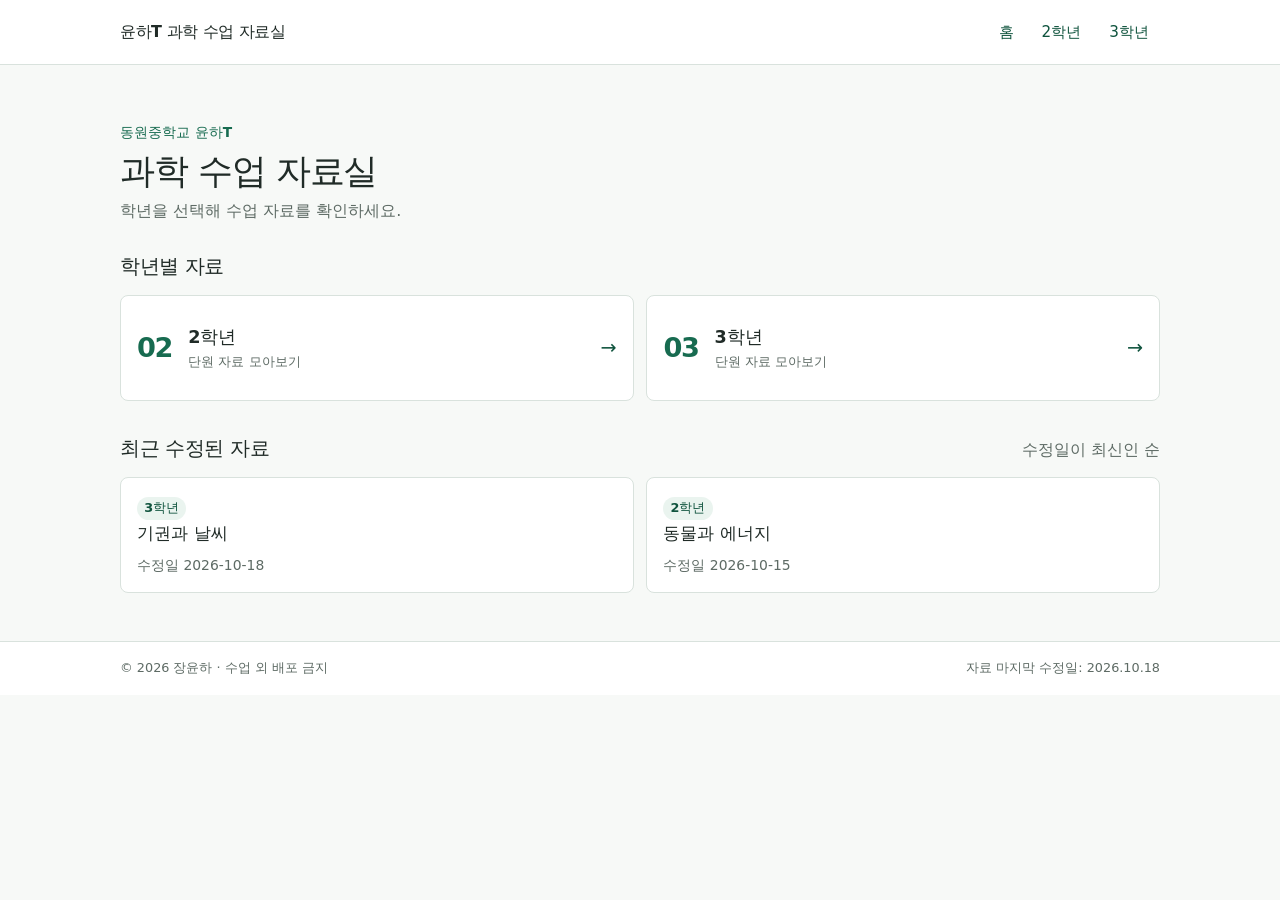
<file: index.html>
<!doctype html>
<html lang="ko">
<head>
  <meta charset="utf-8">
  <meta name="viewport" content="width=device-width, initial-scale=1">
  <meta name="robots" content="noindex, nofollow, noarchive">
  <meta name="description" content="동원중학교 과학 수업 자료실">
  <title>과학 자료실</title>
  <link rel="stylesheet" href="assets/css/site.css">
  <script src="assets/js/app.js" defer></script>
</head>
<body>
  <div id="site-header"></div>
  <main class="container">
    <section class="hero">
      <p class="eyebrow">동원중학교 윤하T</p>
      <h1>과학 수업 자료실</h1>
      <p>학년을 선택해 수업 자료를 확인하세요.</p>
    </section>
    <section aria-labelledby="grades-title">
      <div class="section-heading"><h2 id="grades-title">학년별 자료</h2></div>
      <div class="grade-grid">
        <a class="grade-card" href="grade.html?g=2"><span class="grade-number">02</span><span><strong>2학년</strong><small>단원 자료 모아보기</small></span><span class="arrow" aria-hidden="true">→</span></a>
        <a class="grade-card" href="grade.html?g=3"><span class="grade-number">03</span><span><strong>3학년</strong><small>단원 자료 모아보기</small></span><span class="arrow" aria-hidden="true">→</span></a>
      </div>
    </section>
    <section class="content-section" aria-labelledby="recent-title">
      <div class="section-heading"><h2 id="recent-title">최근 수정된 자료</h2><span class="muted">수정일이 최신인 순</span></div>
      <div id="recent-units" class="unit-grid" aria-live="polite"></div>
    </section>
  </main>
  <div id="site-footer"></div>
</body>
</html>
</file>
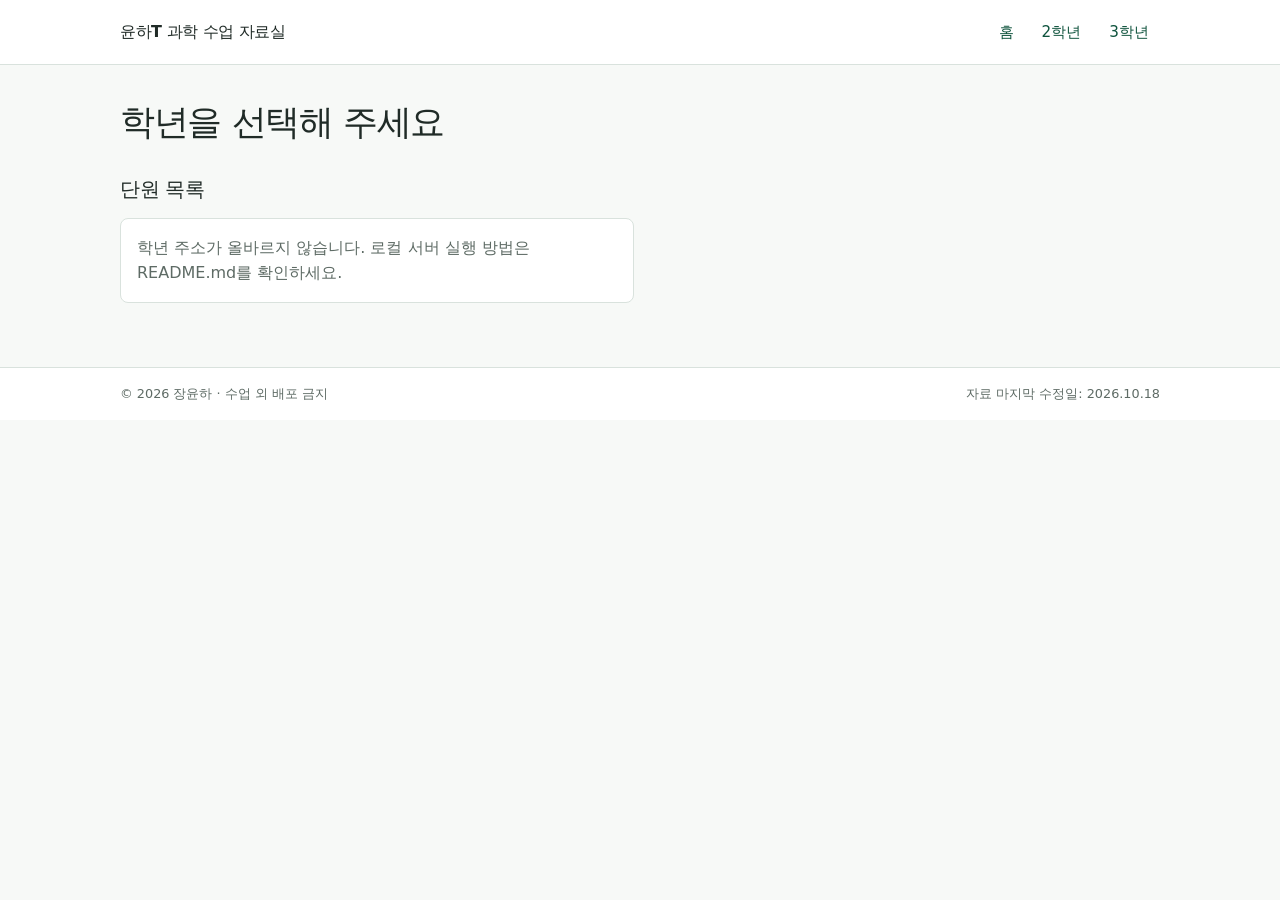
<file: grade.html>
<!doctype html>
<html lang="ko">
<head>
  <meta charset="utf-8">
  <meta name="viewport" content="width=device-width, initial-scale=1">
  <meta name="robots" content="noindex, nofollow, noarchive">
  <title>학년별 단원 | 과학 자료실</title>
  <link rel="stylesheet" href="assets/css/site.css">
  <script src="assets/js/app.js" defer></script>
</head>
<body>
  <div id="site-header"></div>
  <main class="container">
    <section class="page-intro"><h1 id="grade-title">학년 단원</h1></section>
    <section aria-labelledby="units-heading"><div class="section-heading"><h2 id="units-heading">단원 목록</h2></div><div id="grade-units" class="unit-grid" aria-live="polite"></div></section>
  </main>
  <div id="site-footer"></div>
</body>
</html>
</file>
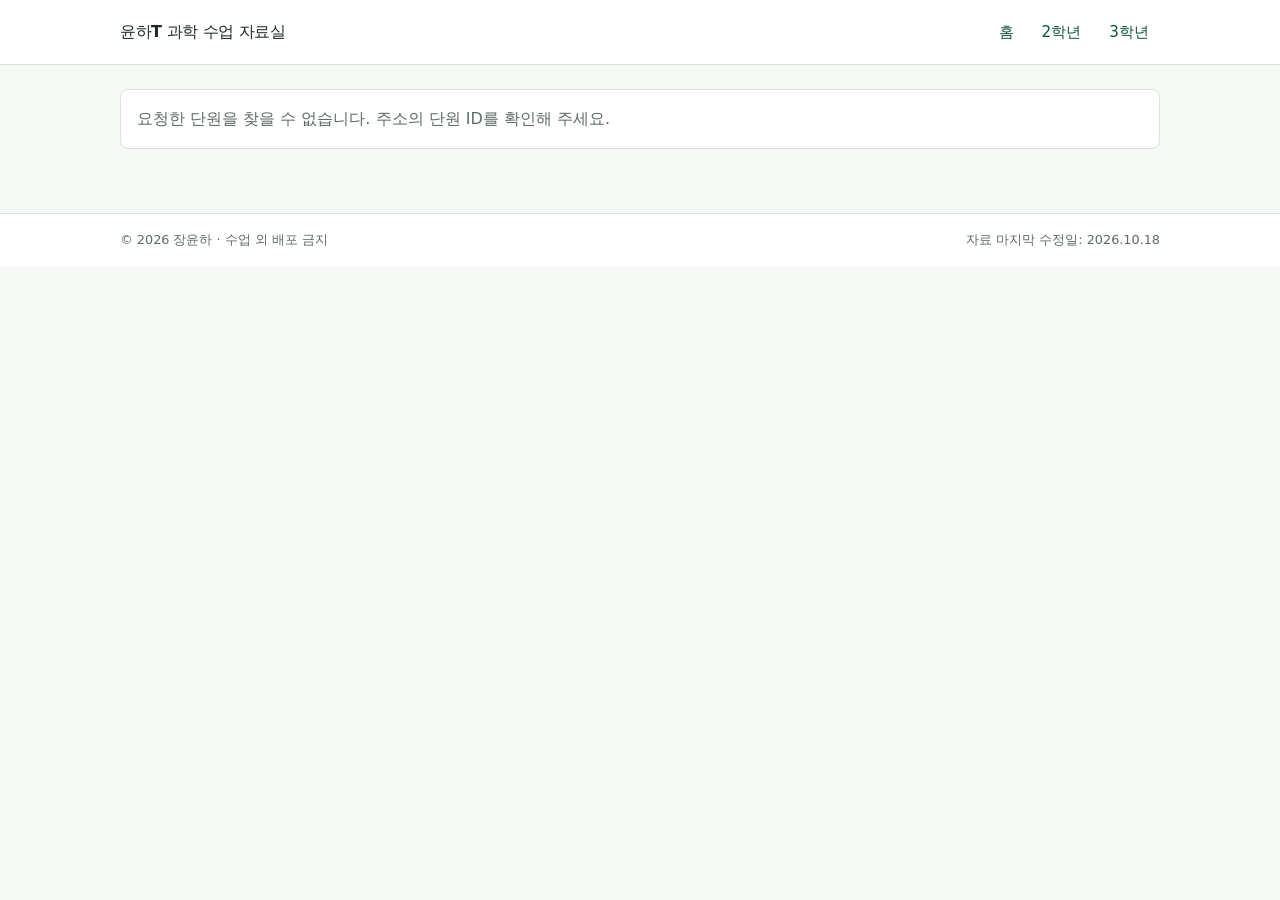
<file: unit.html>
<!doctype html>
<html lang="ko">
<head>
  <meta charset="utf-8">
  <meta name="viewport" content="width=device-width, initial-scale=1">
  <meta name="robots" content="noindex, nofollow, noarchive">
  <title>단원 자료 | 과학 자료실</title>
  <link rel="stylesheet" href="assets/css/site.css">
  <script src="assets/js/app.js" defer></script>
</head>
<body>
  <div id="site-header"></div>
  <main class="container" id="unit-content">
    <div id="unit-detail" aria-live="polite"><p class="status">단원 자료를 불러오는 중입니다.</p></div>
  </main>
  <div id="site-footer"></div>
</body>
</html>
</file>
<file: assets/css/site.css>
:root {
  color-scheme: light;
  --green: #176b50;
  --green-dark: #10543e;
  --green-soft: #eaf4ef;
  --ink: #202b27;
  --muted: #5e6b65;
  --line: #d9e2dd;
  --surface: #fff;
  --background: #f7f9f7;
  font-family: Pretendard, "Apple SD Gothic Neo", "Malgun Gothic", system-ui, sans-serif;
  color: var(--ink);
  background: var(--background);
  font-synthesis: none;
  text-rendering: optimizeLegibility;
}
* { box-sizing: border-box; }
body { margin: 0; min-width: 320px; line-height: 1.6; }
a { color: var(--green-dark); text-underline-offset: .18em; }
a:hover { color: var(--green); }
a:focus-visible, button:focus-visible { outline: 3px solid #e0a82e; outline-offset: 3px; }
.skip-link { position: fixed; top: .5rem; left: .5rem; z-index: 100; padding: .65rem 1rem; border: 1px solid var(--green); border-radius: 6px; background: var(--surface); color: var(--green-dark); transform: translateY(-150%); transition: transform .15s ease; }
.skip-link:focus { transform: translateY(0); }
.site-header { background: var(--surface); border-bottom: 1px solid var(--line); }
.header-inner, .container, .footer-inner { width: min(100% - 2rem, 1040px); margin-inline: auto; }
.header-inner { min-height: 64px; display: flex; align-items: center; justify-content: space-between; gap: 1rem; }
.brand { color: var(--ink); text-decoration: none; font-weight: 750; letter-spacing: -.03em; }
.nav-links { display: flex; align-items: center; gap: .35rem; }
.nav-links a { display: inline-flex; align-items: center; min-height: 44px; padding: .45rem .7rem; border-radius: 6px; font-size: .95rem; text-decoration: none; }
.nav-links a[aria-current="page"], .nav-links a:hover { background: var(--green-soft); }
.container { padding-block: 1.5rem 3rem; }
.hero { padding: 2rem 0 1.7rem; }
h1, h2, h3, p { margin-top: 0; }
h1 { margin-bottom: .35rem; font-size: clamp(1.7rem, 4vw, 2.2rem); line-height: 1.25; letter-spacing: -.04em; }
h2 { font-size: 1.22rem; margin-bottom: 0; letter-spacing: -.025em; }
h3 { font-size: 1.08rem; margin-bottom: .4rem; }
.hero > p:last-child { margin-bottom: 0; color: var(--muted); }
.eyebrow { margin-bottom: .35rem; color: var(--green); font-size: .86rem; font-weight: 700; }
.section-heading { display: flex; align-items: baseline; justify-content: space-between; gap: 1rem; margin-bottom: .8rem; }
.grade-grid { display: grid; grid-template-columns: repeat(2, minmax(0, 1fr)); gap: .8rem; }
.grade-card, .unit-card { border: 1px solid var(--line); border-radius: 8px; background: var(--surface); text-decoration: none; }
.grade-card { display: flex; align-items: center; gap: 1rem; min-height: 106px; padding: 1rem; }
.grade-number { color: var(--green); font-size: 1.7rem; font-weight: 750; letter-spacing: -.05em; }
.grade-card strong, .grade-card small { display: block; }
.grade-card strong { color: var(--ink); font-size: 1.1rem; }
.grade-card small { color: var(--muted); }
.arrow { margin-left: auto; font-size: 1.2rem; }
.content-section { margin-top: 2rem; }
.notice { margin: 0 0 1.5rem; padding: .65rem .8rem; border: 1px solid var(--line); border-radius: 7px; background: var(--green-soft); color: var(--muted); font-size: .9rem; }
.notice strong { margin-right: .35rem; color: var(--green-dark); }
.how-to { display: grid; grid-template-columns: repeat(3, minmax(0, 1fr)); gap: .8rem; margin: 0; padding: 0; list-style: none; }
.how-to li { display: flex; align-items: center; gap: .65rem; min-height: 64px; padding: .75rem .8rem; border: 1px solid var(--line); border-radius: 8px; background: var(--surface); }
.how-to strong { display: inline-flex; flex: 0 0 1.7rem; width: 1.7rem; height: 1.7rem; align-items: center; justify-content: center; border-radius: 50%; background: var(--green-soft); color: var(--green-dark); }
.page-intro { padding: .7rem 0 1.5rem; }
.unit-grid { display: grid; grid-template-columns: repeat(2, minmax(0, 1fr)); gap: .8rem; }
.unit-card { display: block; padding: 1rem; color: inherit; }
.unit-card:hover { border-color: #9bbbae; text-decoration: none; }
.unit-card h3 { color: var(--ink); }
.unit-card p { margin-bottom: .65rem; color: var(--muted); }
.card-meta { display: flex; flex-wrap: wrap; gap: .35rem .8rem; color: var(--muted); font-size: .87rem; }
.badge { display: inline-block; padding: .08rem .45rem; border-radius: 999px; background: var(--green-soft); color: var(--green-dark); font-size: .8rem; font-weight: 650; }
.muted, .status { color: var(--muted); }
.status { padding: 1rem; border: 1px solid var(--line); border-radius: 8px; background: var(--surface); }
.unit-heading { padding: .5rem 0 1.2rem; }
.unit-heading h1 { margin-bottom: .55rem; }
.unit-sections { display: grid; gap: .9rem; }
.content-panel { padding: 1rem; border: 1px solid var(--line); border-radius: 8px; background: var(--surface); }
.content-panel h2 { margin-bottom: .7rem; }
.resource-list { list-style: none; padding: 0 !important; }
.resource-list { display: grid; gap: .65rem; }
.resource-list li { padding: .8rem; border: 1px solid var(--line); border-radius: 7px; }
.resource-list p { display: -webkit-box; overflow: hidden; -webkit-box-orient: vertical; -webkit-line-clamp: 1; margin: .2rem 0 .4rem; color: var(--muted); font-size: .9rem; }
.button-link { display: inline-flex; min-height: 44px; align-items: center; justify-content: center; padding: .45rem .8rem; border: 1px solid var(--green); border-radius: 6px; color: var(--green-dark); font-weight: 650; text-decoration: none; }
.button-link:hover { background: var(--green-soft); }
.pdf-preview { width: 100%; height: min(70vh, 680px); margin-top: .7rem; border: 1px solid var(--line); border-radius: 6px; }
.resource-actions { display: flex; flex-wrap: wrap; gap: .5rem; margin-top: .55rem; }
.site-footer { border-top: 1px solid var(--line); background: var(--surface); color: var(--muted); font-size: .8rem; }
.footer-inner { display: flex; flex-wrap: wrap; justify-content: space-between; gap: .3rem 1rem; padding-block: 1rem; }
.footer-inner p { margin: 0; }
@media (max-width: 600px) {
  .header-inner { align-items: flex-start; flex-direction: column; gap: .25rem; padding-top: .65rem; }
  .nav-links { width: 100%; gap: .1rem; }
  .nav-links a { padding-inline: .6rem; }
  .container { padding-top: 1rem; }
  .hero { padding-top: 1.2rem; }
  .grade-grid, .unit-grid, .how-to { grid-template-columns: 1fr; }
  .section-heading { align-items: flex-start; flex-direction: column; gap: .2rem; }
  .footer-inner { flex-direction: column; }
}
</file>
